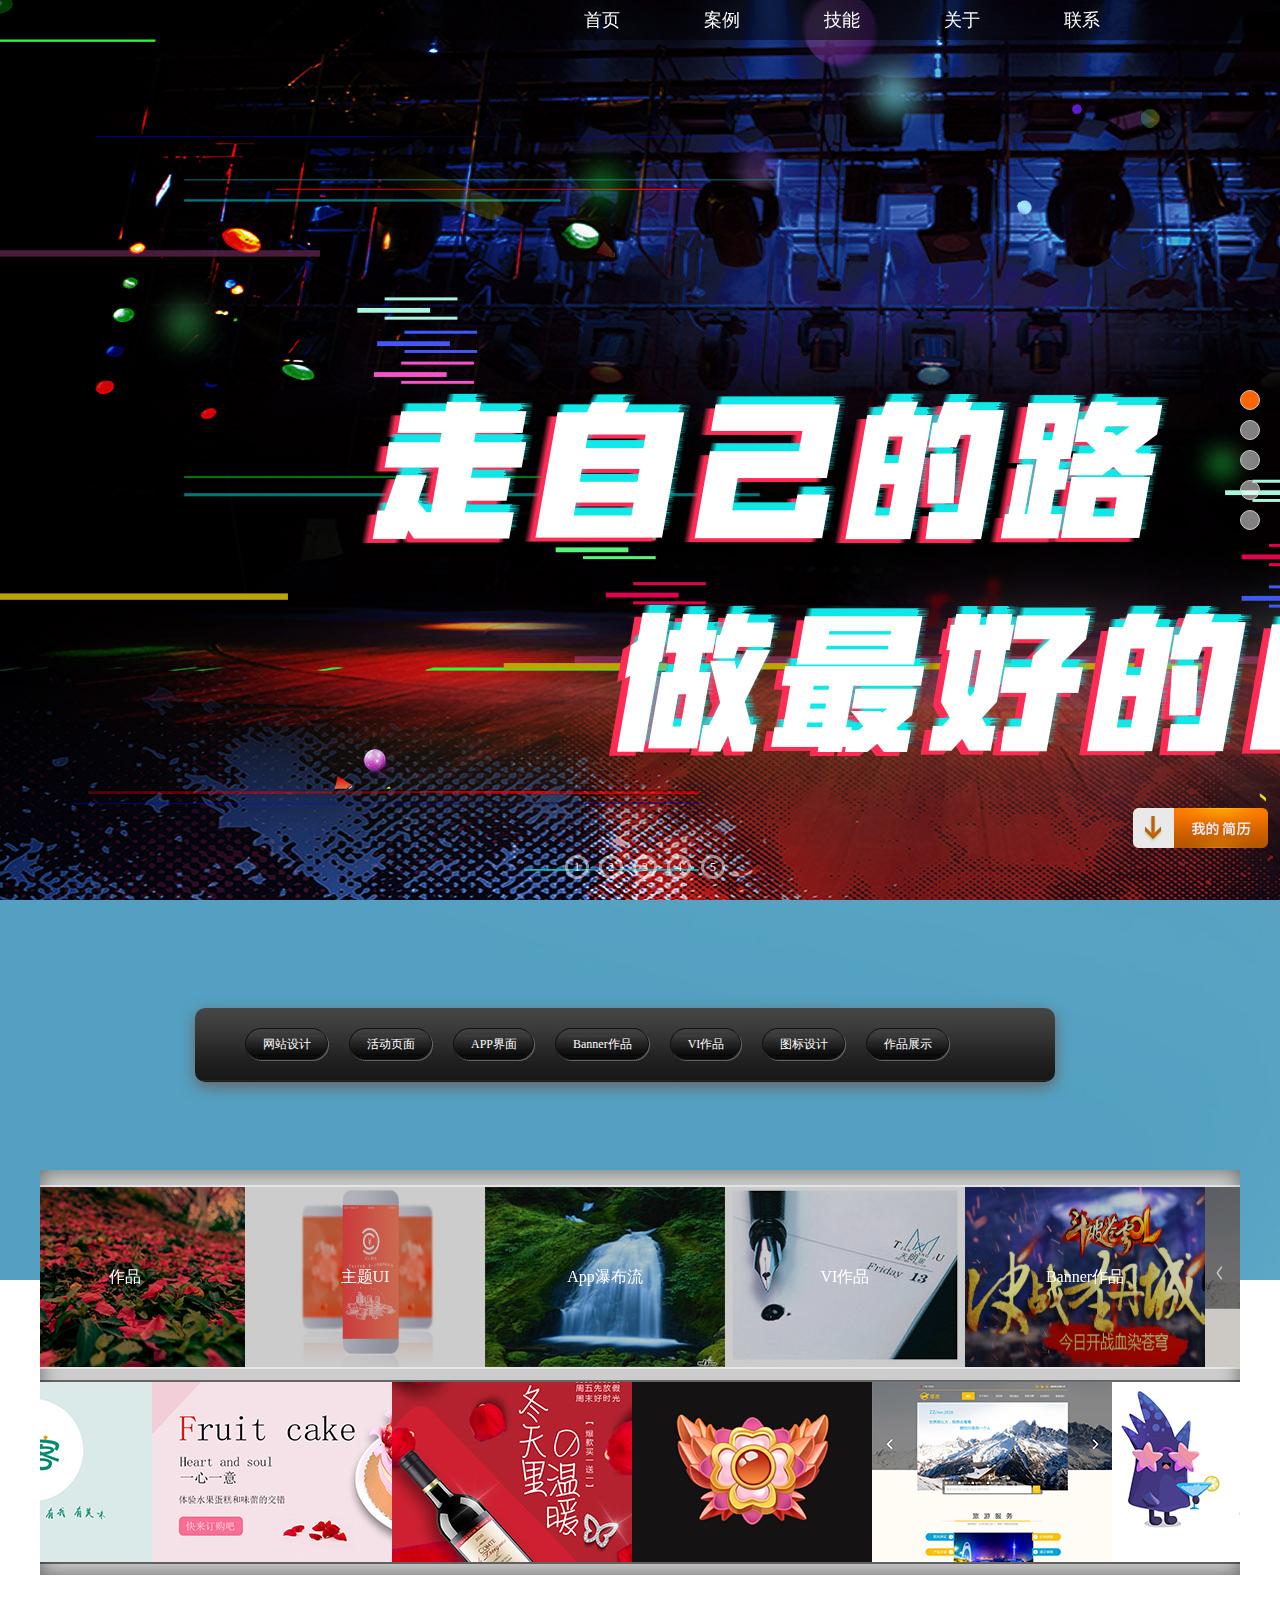
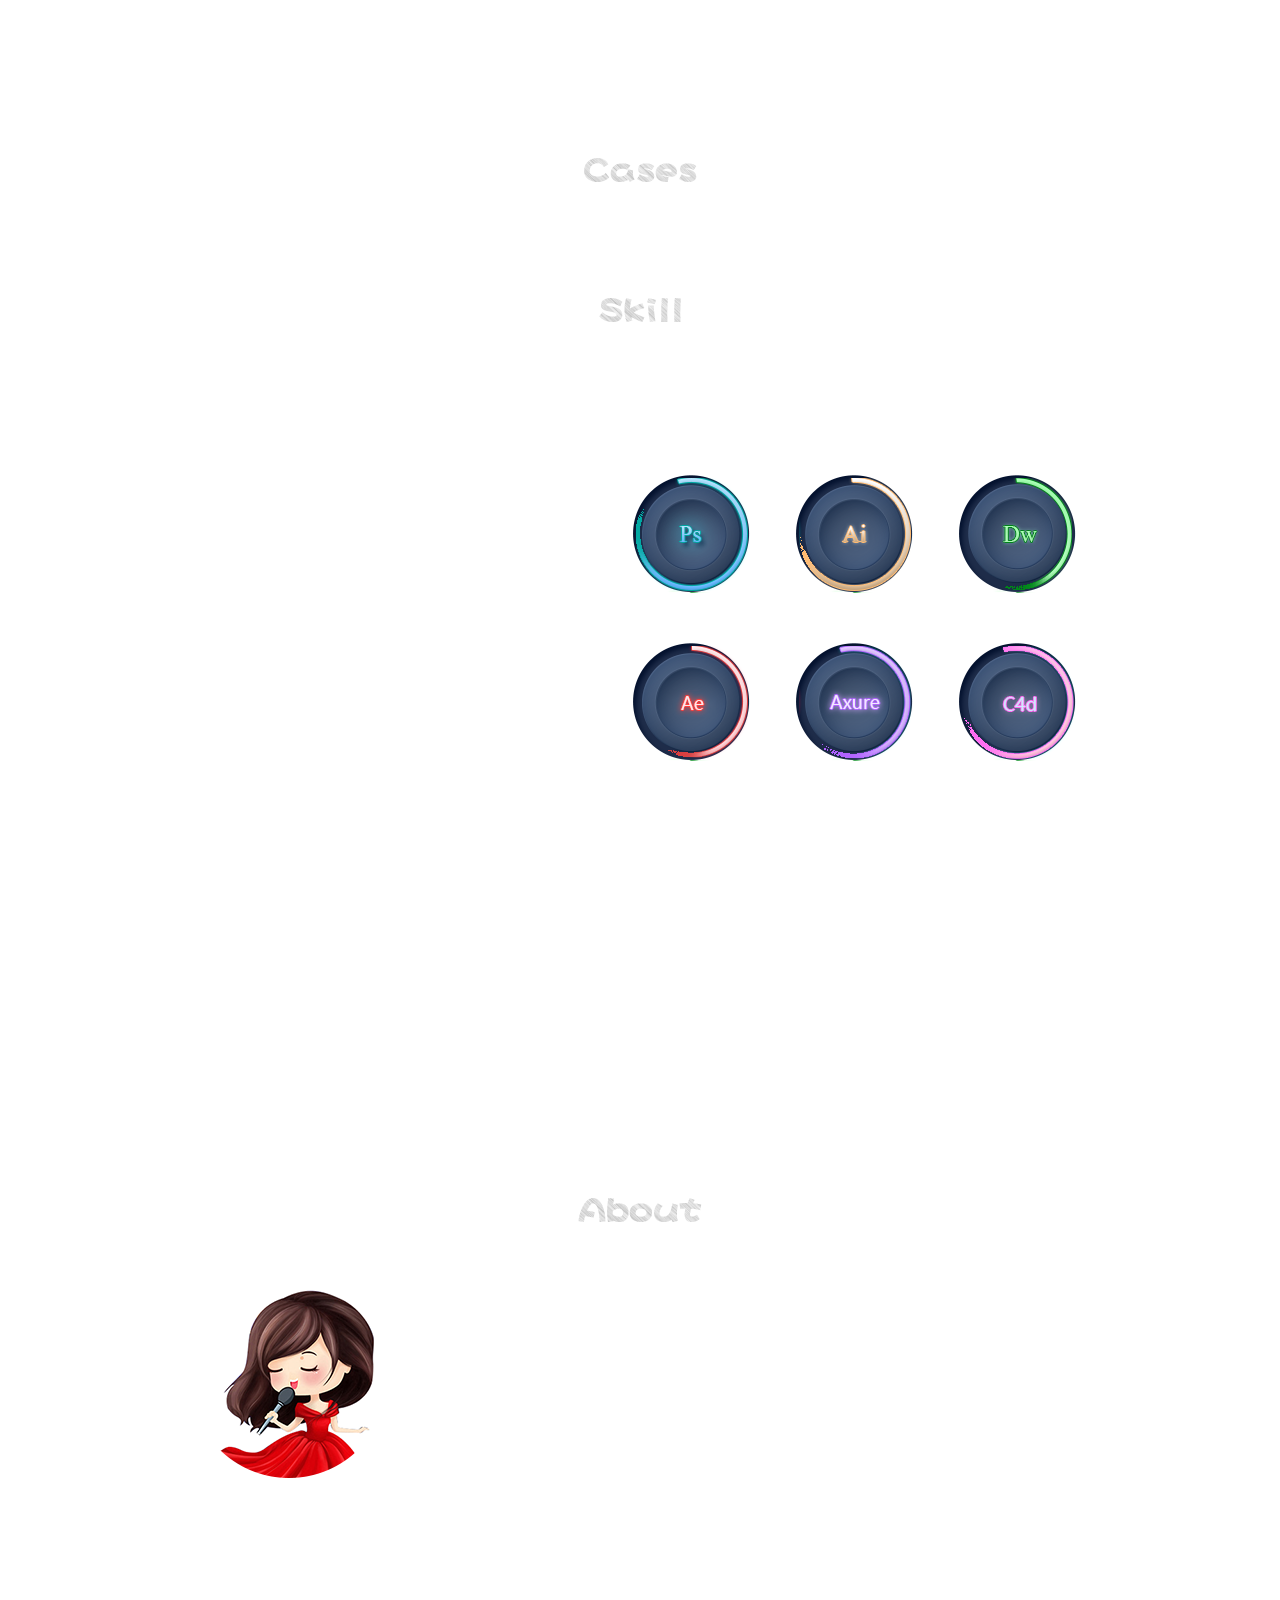
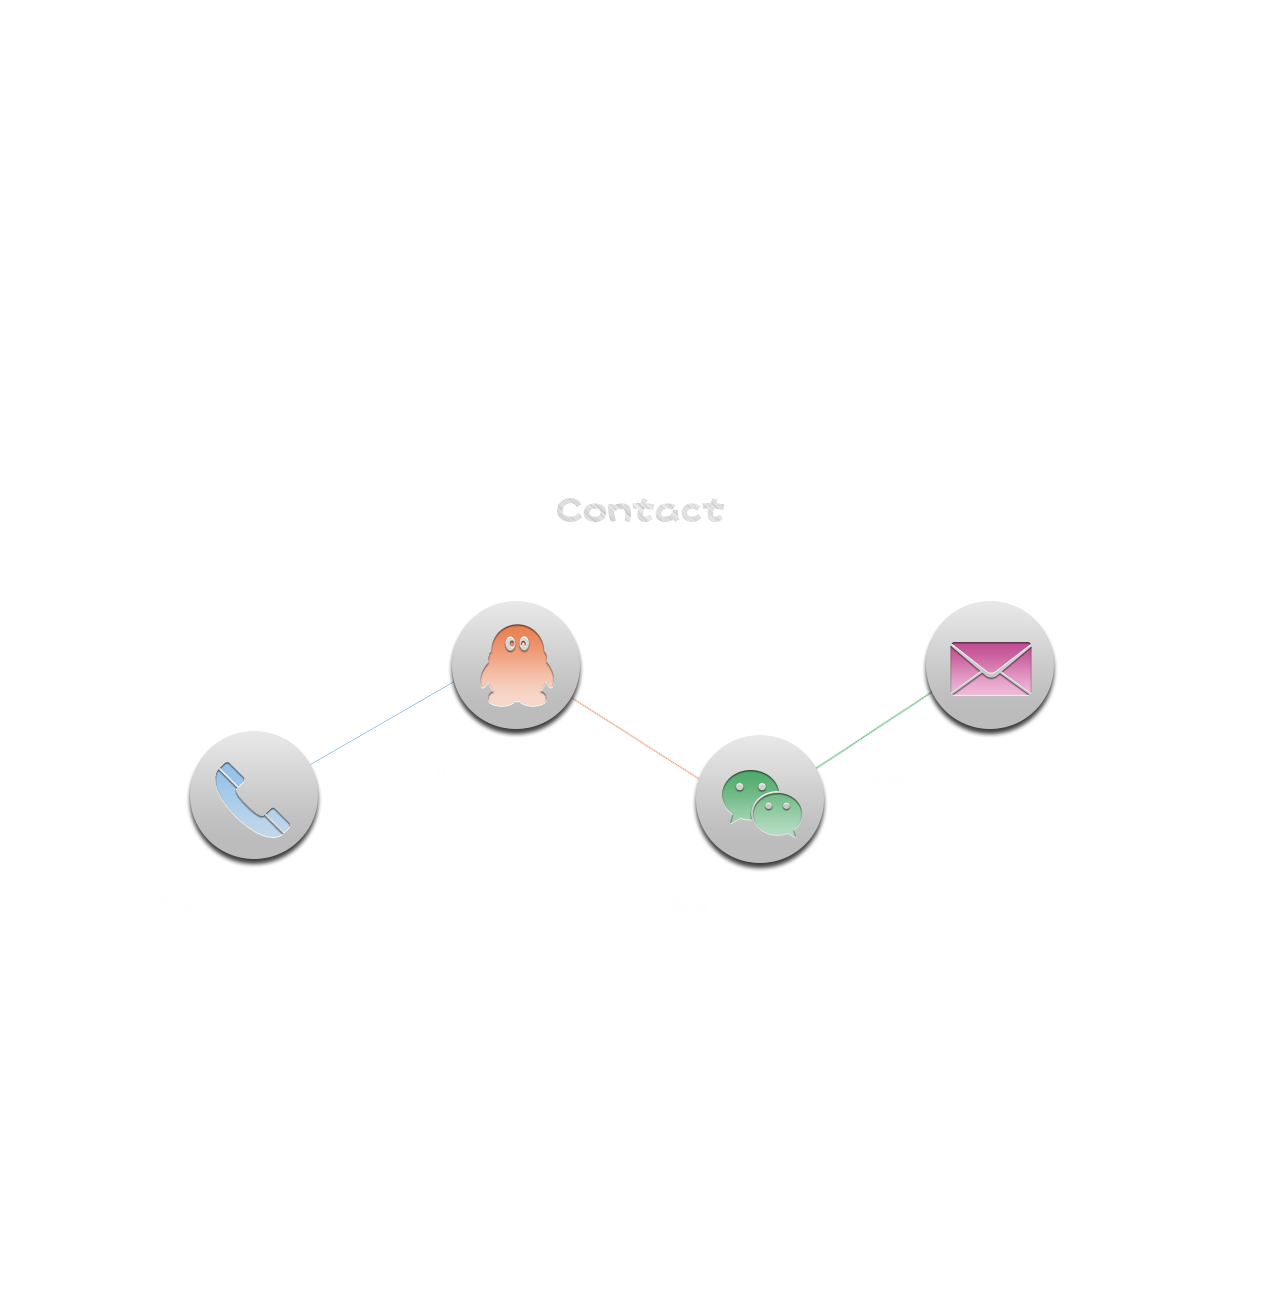
<file: index.html>
<!doctype html>
<html>
<head>
    <meta charset="utf-8">
    <title>陈洁--个人网站</title>
    <link rel="stylesheet" href="css/index.css" type="text/css">
    <script type="text/javascript" src="javascript/jquery-1.11.1.min.js"></script>
    <script type="text/javascript" src="javascript/jquery-1.7.2.min.js"></script>
    <script type="text/javascript" src="javascript/jquery.mousewheel.min.js"></script>
    <script type="text/javascript" src="javascript/index.js"></script>
    <link rel="shortcut icon" href="bitbug_favicon.ico">
</head>
<body>
<div class="con">
    <!--页面一开始-->
    <div class="page1">

        <ul>
            <li><img src="images/banner01.jpg"></li>
            <li><img src="images/banner02.jpg"></li>
            <li><img src="images/banner03.jpg"></li>
            <li><img src="images/banner04.jpg"></li>
            <li><img src="images/banner05.jpg"></li>
        </ul>
        <ol class="pgOl">
            <li class="pgolLi">1</li>
            <li>2</li>
            <li>3</li>
            <li>4</li>
            <li>5</li>
        </ol>
    </div>
    <!--页面一结束-->

    <!--页面二开始-->
    <div class="page2">
        <div class="pg2C"><img src="images/cases.png" width="960" height="60"></div>
        <!--滑动门导航开始-->
        <div class="nav02">
            <ul>
                <li><a href="#" class="aa"><span>网站设计</span></a></li>
                <li><a href="ppl.html" target="_blank"><span>活动页面</span></a></li>
                <li><a href="app--zhanshi.html" target="_blank"><span>APP界面</span></a></li>
                <li><a href="#" class="ee"><span>Banner作品</span></a></li>
                <li><a href="#" class="dd"><span>VI作品</span></a></li>
                <li><a href="#" class="hh"><span>图标设计</span></a></li>
                <li class="navLi07"><a href="photo.html" target="_blank"><span>作品展示</span></a></li>
            </ul>
            <figure>
                <audio src="images/music/a1.mp3"></audio>
                <audio src="images/music/a2.mp3"></audio>
                <audio src="images/music/a3.mp3"></audio>
                <audio src="images/music/a4.mp3"></audio>
                <audio src="images/music/a5.mp3"></audio>
                <audio src="images/music/a6.mp3"></audio>
                <audio src="images/music/a7.mp3"></audio>
            </figure>
        </div>
        <!--滑动门导航结束-->
        <div class="pg2Zp">
            <div class="pg2Up">
                <!--无缝链接导航1开始-->
                <ul class="pg2Up01">
                    <li><a href="photo.html" class="a"><img src="images/small-banner-01.jpg" width="240" height="180">
                        <p>作品</p></a>
                        <div class="heise"></div>
                    </li>
                    <li><a href="app--zhanshi.html" class="b"><img src="images/small-banner-03.jpg" width="240"
                                                                   height="180">
                        <p>主题UI</p></a>
                        <div class="heise"></div>
                    </li>
                    <li><a href="ppl.html" class="c"><img src="images/small-banner-02.jpg" width="240" height="180">
                        <p>App瀑布流</p></a>
                        <div class="heise"></div>
                    </li>
                    <li><a href="javascript:;" class="d"><img src="images/small-banner-04.jpg" width="240" height="180">
                        <p>VI作品</p></a>
                        <div class="heise"></div>
                    </li>
                    <li><a href="javascript:;" class="e"><img src="images/small-banner-05.jpg" width="240" height="180">
                        <p>Banner作品</p></a>
                        <div class="heise"></div>
                    </li>
                    <li><a href="javascript:;" class="f"><img src="images/small-banner-06.jpg" width="240" height="180">
                        <p>网站设计</p></a>
                        <div class="heise"></div>
                    </li>
                    <li><a href="javascript:;" class="h"><img src="images/small-banner-07.jpg" width="240" height="180">
                        <p>图标设计</p></a>
                        <div class="heise"></div>
                    </li>
                </ul>
                <!--无缝链接导航1结束-->
                <!--无缝链接导航2开始-->
                <ul class="pg2Up02">
                    <li><a href="photo.html" class="a"><img src="images/small-banner02-1.jpg" width="240" height="180"></a>
                    </li>
                    <li><a href="ppl.html" class="c"><img src="images/small-banner02-2.jpg" width="240"
                                                          height="180"></a></li>
                    <li><a href="javascript:;" class="d"><img src="images/small-banner02-3.png" width="240"
                                                              height="180"></a></li>
                    <li><a href="javascript:;" class="h"><img src="images/small-banner02-4.jpg" width="240"
                                                              height="180"></a></li>
                    <li><a href="javascript:;" class="e"><img src="images/small-banner02-5.jpg" width="240"
                                                              height="180"></a></li>
                    <li><a href="app--zhanshi.html" class="b"><img src="images/small-banner02-6.jpg" width="240"
                                                                   height="180"></a></li>
                    <li><a href="javascript:;" class="f"><img src="images/small-banner02-7.jpg" width="240"
                                                              height="180"></a></li>
                </ul>
                <!--无缝链接导航2结束-->
            </div>

        </div>
        <!--vi作品展示开始-->
        <div class="showVi">
            <a href="javascript:;" class="showviTc">退出</a>
            <ul class="showviUl">
                <li>
                    <a href="images/app-bigger-01.jpg">
                        <img src="images/app-small-01.jpg" width="168" height="124">
                    </a><br>
                </li>
                <li>
                    <a href="images/app-bigger-02.jpg">
                        <img src="images/app-small-02.jpg" width="168" height="124">
                    </a><br>
                </li>
                <li>
                    <a href="images/app-bigger-03.jpg">
                        <img src="images/app-small-03.jpg" width="168" height="124">
                    </a><br>
                </li>
                <li>
                    <a href="images/app-bigger-04.jpg">
                        <img src="images/app-small-04.jpg" width="168" height="124">
                    </a><br>
                </li>
                <li>
                    <a href="images/app-bigger-05.jpg">
                        <img src="images/app-small-05.jpg" width="168" height="124">
                    </a><br>
                </li>
                <li>
                    <a href="images/app-bigger-06.jpg">
                        <img src="images/app-small-06.jpg" width="168" height="124">
                    </a><br>
                </li>
                <li>
                    <a href="images/app-bigger-07.jpg">
                        <img src="images/app-small-07.jpg" width="168" height="124">
                    </a><br>
                </li>
                <li>
                    <a href="images/app-bigger-08.jpg">
                        <img src="images/app-small-08.jpg" width="168" height="124">
                    </a><br>
                </li>
                <li>
                    <a href="images/app-bigger-09.jpg">
                        <img src="images/app-small-09.jpg" width="168" height="124">
                    </a><br>
                </li>
                <li>
                    <a href="images/app-bigger-10.jpg">
                        <img src="images/app-small-10.jpg" width="168" height="124">
                    </a><br>
                </li>
                <li>
                    <a href="images/app-bigger-11.jpg">
                        <img src="images/app-small-11.jpg" width="168" height="124">
                    </a><br>
                </li>
                <li>
                    <a href="images/app-bigger-12.jpg">
                        <img src="images/app-small-12.jpg" width="168" height="124">
                    </a><br>
                </li>
                <li>
                    <a href="images/app-bigger-13.jpg">
                        <img src="images/app-small-13.jpg" width="168" height="124">
                    </a><br>
                </li>
            </ul>
        </div>
        <!--vi作品展示结束-->
        <!--多媒体用户界面作品展示开始-->
        <div class="showXm">
            <div class="showXm02">
                <a href="javascript:;" class="showxmTc">退出</a>
                <ul class=" showXmUl">
                    <li style='height: 300px'>
                        <a target=_blank href="images/icon/01.jpg">
                            <img src="images/icon/01.jpg" >
                        </a><br>
                    </li>
                    <li  style='height: 300px'>
                        <a target=_blank  href="images/icon/02.jpg">
                            <img src="images/icon/02.jpg">
                        </a><br>
                    </li>
                    <li style='height: 300px'>
                        <a target=_blank  href="images/icon/03.jpg">
                            <img src="images/icon/03.jpg">
                        </a><br>
                    </li>
                    <li  style='height: 300px'>
                        <a target=_blank  href="images/icon/04.jpg">
                            <img src="images/icon/04.jpg">
                        </a><br>
                    </li>
                    <li  style='height: 300px'>
                        <a target=_blank  href="images/icon/05.jpg">
                            <img src="images/icon/05.jpg">
                        </a><br>
                    </li>
                    <li  style='height: 300px'>
                        <a target=_blank  href="images/icon/06.jpg">
                            <img src="images/icon/06.jpg">
                        </a><br>
                    </li>
                    <li  style='height: 300px'>
                        <a target=_blank  href="images/icon/08.jpg">
                            <img src="images/icon/08.jpg">
                        </a><br>
                    </li>
                    <li  style='height: 300px'>
                        <a target=_blank  href="images/icon/09.jpg">
                            <img src="images/icon/09.jpg">
                        </a><br>
                    </li>
                    <li  style='height: 300px'>
                        <a target=_blank  href="images/icon/10.jpg">
                            <img src="images/icon/10.jpg">
                        </a><br>
                    </li>
                    <li  style='height: 300px'>
                        <a target=_blank  href="images/icon/11.jpg">
                            <img src="images/icon/11.jpg">
                        </a><br>
                    </li>
                </ul>
            </div>
        </div>
        <!--多媒体用户界面作品展示结束-->
        <!--网页作品展示开始-->
        <div class="showWangye">
            <a href="javascript:;" class="showwangyeTc">退出</a>
            <div class="wangyeZs">
                <ul class="wangyezsUl01">
                    <li>
                        <a target=_blank href="images/wangye/01.jpg">
                            <img src="images/wangye/01.jpg" >
                        </a>
                    </li>
                    <li>
                        <a target=_blank href="images/wangye/02.jpg">
                            <img src="images/wangye/02.jpg">
                        </a>
                    </li>
                    <li>
                        <a target=_blank href="images//wangye/03.jpg">
                            <img src="images/wangye/03.jpg" >
                        </a>
                    </li>                 <li>
                    <a target=_blank href="images//wangye/04.jpg">
                        <img src="images/wangye/04.jpg">
                    </a>
                </li>                 <li>
                    <a target=_blank href="images/wangye/05.jpg">
                        <img src="images/wangye/05.jpg">
                    </a>
                </li>
                    <li>
                        <a target=_blank href="images/wangye/06.jpg">
                            <img src="images/wy--06.png">
                        </a>
                    </li>
                    <li>
                        <a target=_blank href="images/wangye/06.jpg">
                            <img src="images/wangye/06.jpg">
                        </a>
                    </li>
                </ul>
                <ul class="wangyezsUl02">
                    <li></li>
                    <li></li>
                    <li></li>
                    <li></li>
                    <li></li>
                    <li></li>
                    <li></li>
                </ul>
            </div>
        </div>
        <!--网页作品展示结束-->
        <!--banner作品展示开始-->
        <div class="showBanner">
            <a href="javascript:;" class="showbannerTc">退出</a>
            <div class="bannerZs">
                <ul class="bannerUl01">
                    <li class="b1">
                        <a target=_blank href="images/banner/01.jpg">
                            <img src="images/banner/01.jpg" width="400" > </a><br>
                    </li>
                    <li class="b2">
                        <a target=_blank href="images/banner/02.jpg">
                            <img src="images/banner/02.jpg" width="400"> </a><br>
                    </li>
                    <li class="b3">
                        <a target=_blank  href="images/banner/03.jpg">
                            <img src="images/banner/03.jpg" width="400"> </a><br>
                    </li>
                    <li class="b4">
                        <a target=_blank  href="images/banner/04.jpg">
                            <img src="images/banner/04.jpg" width="400"> </a><br>
                    </li>
                    <li class="b5">
                        <a target=_blank  href="images/banner/05.jpg">
                            <img src="images/banner/05.jpg" width="400"> </a><br>
                    </li>
                    <li class="b6">
                        <a target=_blank  href="images/banner/06.jpg">
                            <img src="images/banner/06.jpg" width="400"> </a><br>
                    </li>
                    <li class="b7">
                        <a target=_blank  href="images/banner/07.jpg">
                            <img src="images/banner/07.jpg" width="400"> </a><br>
                    </li>
                    <li class="b8">
                        <a target=_blank  href="images/banner/08.jpg">
                            <img src="images/banner/08.jpg" width="400"> </a><br>
                    </li>
                    <li class="b9">
                        <a target=_blank  href="images/banner/09.jpg">
                            <img src="images/banner/09.jpg" width="400"> </a><br>
                    </li>
                    <li class="b10">
                        <a target=_blank  href="images/banner/10.jpg">
                            <img src="images/banner/10.jpg" width="400" > </a><br>
                    </li>
                </ul>
                <!--
                              <div><img src="images/bannerzhanshi/big--01.png" width="457" height="295"></div>
                              <div><img src="images/bannerzhanshi/big--02.png" width="332" height="451"></div>
                              <div><img src="images/bannerzhanshi/big--06.png" width="828" height="285"></div>
                              <div><img src="images/bannerzhanshi/big--07.png" width="827" height="195"></div>
                         -->
            </div>
        </div>
        <!--banner作品展示结束-->
    </div>
    <!--页面二结束-->

    <!--页面三开始-->
    <div class="page3">
        <div class="pg3s"><img src="images/skill-02.png" width="960" height="60"></div>
        <div class="pg3Wz">
            <img src="images/jinengwenzi.png" width="429" height="411"></div>
        <div class="jinengtiao">
            <ul class="jn1">
                <li></li>
                <li></li>
                <li></li>
            </ul>
            <ul class="jn2">
                <li></li>
                <li></li>
                <li></li>
            </ul>
            <ul class="jn3">
                <li></li>
                <li></li>
                <li></li>
            </ul>
            <ul class="jn4">
                <li></li>
                <li></li>
                <li></li>
            </ul>
            <ul class="jn5">
                <li></li>
                <li></li>
                <li></li>
            </ul>
            <ul class="jn6">
                <li></li>
                <li></li>
                <li></li>
            </ul>
        </div>
    </div>
    <!--页面三结束-->

    <!--页面四开始-->
    <div class="page4">
        <div class="pg4A"><img src="images/about.png" width="960" height="60"></div>
        <div class="pg4Jn"><img src="images/jinengzhanshi.png" width="1224" height="466"></div>
        <div class="pg4Tx"></div>
    </div>
    <!--页面四结束-->

    <!--页面五开始-->
    <div class="page5">
        <div class="pg5C"><img src="images/contact.png" width="960" height="60"></div>
        <div class="pg5Tb">
            <div class="pg5Tel"></div>
            <div class="pg5Qq"></div>
            <div class="pg5Weixin">
                <div class="wx-code">
                    <img src="images/wxCode.png" alt="">
                </div>
            </div>
            <div class="pg5Email"></div>
        </div>
    </div>
    <!--页面五结束-->
</div>

<!--侧边小圆点开始-->
<ol class="yuanDian">
    <li class="current"></li>
    <li></li>
    <li></li>
    <li></li>
    <li></li>
</ol>
<!--侧边小圆点结束-->

<!--导航开始-->
<div class="nav">
    <ul class="navUl">
        <li>首页</li>
        <li>案例</li>
        <li>技能</li>
        <li>关于</li>
        <li>联系</li>
    </ul>
</div>
<!--导航开始-->

<div class="jianLi">
    <a target=_blank href="陈洁-ui设计师.pdf"><img src="images/anniu.png" width="140" height="45"></a>
</div>
</body>
</html>
</file>
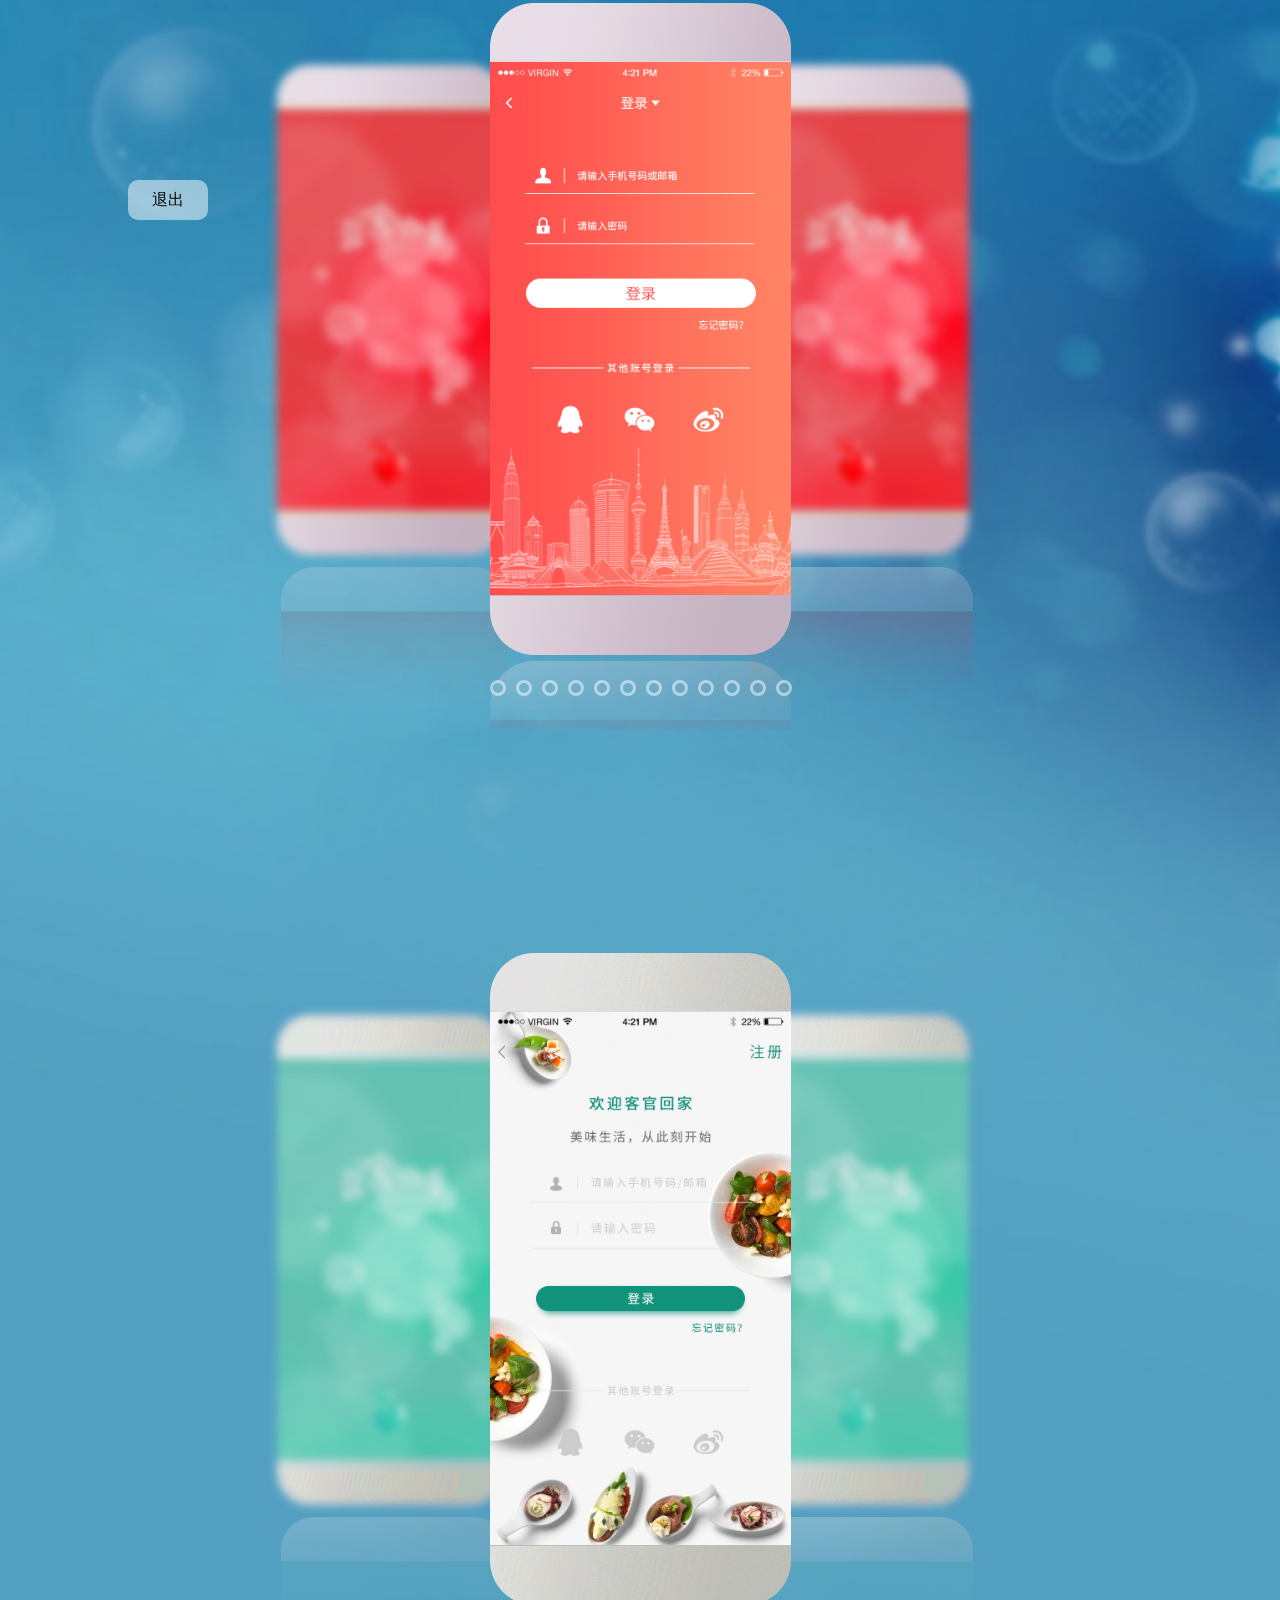
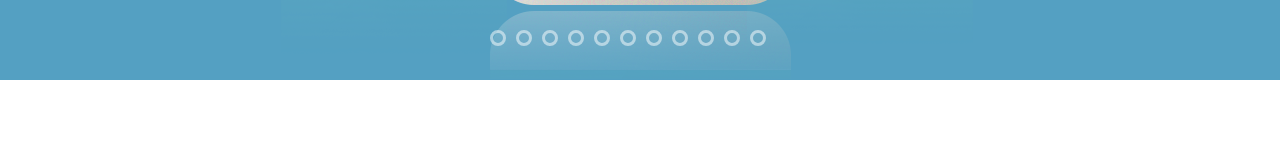
<file: app--zhanshi.html>
<!doctype html>
<html>
<head>
<meta charset="utf-8">
<title>无标题文档</title>
	<link rel="shortcut icon" href="bitbug_favicon.ico">
	<style type="text/css">
		* { margin: 0; padding: 0; list-style: none}
		body { background: url(images/background.jpg) no-repeat;background-size: cover}
		a { text-decoration: none;}
    	.con { background: url(images/app-bg.png) no-repeat; width: 1200px; height: 800px; margin: 0 auto; margin-top: -70px; position: relative;     background-position: 72px}
		.conUl01 { width: 301px; height: 533px; overflow: hidden; position: absolute; top: 132px; left: 450px;  }
		.conUl01 li { width: 301px; height: 533px; float: left; cursor: pointer;}
        .conUl01 li img{object-fit: cover}
        .conUl02 { position: absolute; top: 750px; left: 440px; }
		.conUl02 li { width: 10px; height: 10px; border-radius: 50%; float: left; margin: 0 0 0 10px; border:3px solid rgba(255,255,255,0.5); cursor: pointer;}
		.current { width: 10px; height: 10px; background: rgba(255,255,255,0.8);}
		.showappTc { width: 80px; height: 40px; background: rgba(255,255,255,0.5); border-radius: 10px; position: fixed; top: 20%; left: 10%; text-align: center; line-height: 40px; color: #000; }
		.showappTc:hover { background: #FF6600; color: #FFF;}
		
		.con02 { background: url(images/app-bg2.png) no-repeat; width: 1200px; height: 800px; margin: 0 auto; margin-top: 150px; position: relative;    background-position: 72px}
		.con02Ul01 { width: 301px; height: 533px; overflow: hidden; position: absolute; top: 132px; left: 450px;  }
		.con02Ul01 li { width: 301px; height: 533px; float: left; cursor: pointer;} 
		.con02Ul01 li img { width: 301px;object-fit: cover}
		.con02Ul02 { position: absolute; top: 750px; left: 440px; }
		.con02Ul02 li { width: 10px; height: 10px; border-radius: 50%; float: left; margin: 0 0 0 10px; border:3px solid rgba(255,255,255,0.5); cursor: pointer;}
    </style>
    <script type="text/javascript" src="javascript/jquery-1.7.2.min.js"></script>
    <script type="text/javascript">
		$(function(){
		var xmtimer01 = null;
		var xmnum = 0;//全局变量是轮播图的灵魂
		$('.conUl02 li').click(function(e) {
            $(this).addClass('current').siblings().removeClass('current');
            $('.conUl01 li').eq($(this).index()).stop().fadeIn(800).siblings().fadeOut(800);
			xmnum = $(this).index();
        });

		var xmmyTimer = function(){
			//先控制ol的li
			xmnum++;
			if(xmnum > 10){
				xmnum = 0;
				}
		$('.conUl01 li').eq(xmnum).stop().fadeIn(500).siblings().fadeOut(500);
		$('.conUl02 li').eq(xmnum).addClass('current').siblings().removeClass('current');				
		};
		xmtimer01 = setInterval(xmmyTimer,2000);
		
		$('.conUl02 li').hover(function(e) {
        	clearInterval(xmtimer01);    
        },function(){
			xmtimer01 = setInterval(xmmyTimer,2000);
		});
		$('.conUl01 li').hover(function(e) {
        	clearInterval(xmtimer01);    
        },function(){
			xmtimer01 = setInterval(xmmyTimer,2000);
		});
		
		
		var xm02timer01 = null;
		var xm02num = 0;//全局变量是轮播图的灵魂
		$('.con02Ul02 li').click(function(e) {
            $(this).addClass('current').siblings().removeClass('current');
            $('.con02Ul01 li').eq($(this).index()).stop().fadeIn(800).siblings().fadeOut(800);
			xm02num = $(this).index();
        });

		var xm02myTimer = function(){
			//先控制ol的li
			xm02num++;
			if(xm02num > 10){
				xm02num = 0;
				}
		$('.con02Ul01 li').eq(xm02num).stop().fadeIn(500).siblings().fadeOut(500);
		$('.con02Ul02 li').eq(xm02num).addClass('current').siblings().removeClass('current');				
		};
		xm02timer01 = setInterval(xm02myTimer,2000);
		
		$('.con02Ul02 li').hover(function(e) {
        	clearInterval(xm02timer01);    
        },function(){
			xm02timer01 = setInterval(xm02myTimer,2000);
		});
		$('.con02Ul01 li').hover(function(e) {
        	clearInterval(xm02timer01);    
        },function(){
			xm02timer01 = setInterval(xm02myTimer,2000);
		});				
			
		})
    	
    </script>
</head>

<body>
	<div class="con">
   	  <a href="index.html" class="showappTc">退出</a>
    	<ul class="conUl01">
        	<li><img src="images/CCbook/app01_login.jpg" width="301" ></li>
        	<li><img src="images/CCbook/app01_welcome_01.jpg" width="301" ></li>
        	<li><img src="images/CCbook/app01_welcome_02.jpg" width="301" ></li>
        	<li><img src="images/CCbook/app01_welcome_03.jpg" width="301" ></li>
            <li><img src="images/CCbook/app01_home.jpg" width="301" ></li>
            <li><img src="images/CCbook/app01_content01.jpg" width="301" ></li>
            <li><img src="images/CCbook/app01_content02.jpg" width="301" ></li>
            <li><img src="images/CCbook/app01_content03.jpg" width="301" ></li>
            <li><img src="images/CCbook/app01_content04.jpg" width="301" ></li>
            <li><img src="images/CCbook/app01_my.jpg" width="301"></li>
            <li><img src="images/CCbook/app01_registered.jpg" width="301"></li>
            <li><img src="images/CCbook/app01_startUp.jpg" width="301"></li>

        </ul>
        <ul class="conUl02">
        	<li></li>
        	<li></li>
        	<li></li>
        	<li></li>
        	<li></li>
        	<li></li>
        	<li></li>
        	<li></li>
        	<li></li>
        	<li></li>
        	<li></li>
        	<li></li>
        </ul>
    </div>
    
    <div class="con02">
    	<ul class="con02Ul01">
        	<li><img src="images/shike/app_login.jpg" width="301" height="533"></li>
        	<li><img src="images/shike/app_registered.jpg" width="301" height="533"></li>
        	<li><img src="images/shike/app_startUp.jpg" width="301" height="533"></li>
        	<li><img src="images/shike/app_home_01.jpg" width="301" height="533"></li>
        	<li><img src="images/shike/app_home_02.jpg" width="301" height="533"></li>
        	<li><img src="images/shike/app_home_03.jpg" width="301" height="533"></li>
        	<li><img src="images/shike/app_home_04.jpg" width="301" height="533"></li>
        	<li><img src="images/shike/app_content01.jpg" width="301" height="533"></li>
        	<li><img src="images/shike/app_content02.jpg" width="301" height="533"></li>
        	<li><img src="images/shike/app_content03.jpg" width="301" height="533"></li>
        	<li><img src="images/shike/app_my.jpg" width="301" height="533"></li>
		</ul>
        <ul class="con02Ul02">
        	<li></li>
        	<li></li>
        	<li></li>
        	<li></li>
        	<li></li>
        	<li></li>
        	<li></li>
        	<li></li>
        	<li></li>
        	<li></li>
        	<li></li>
      </ul>
</div>
</body>
</html>
</file>
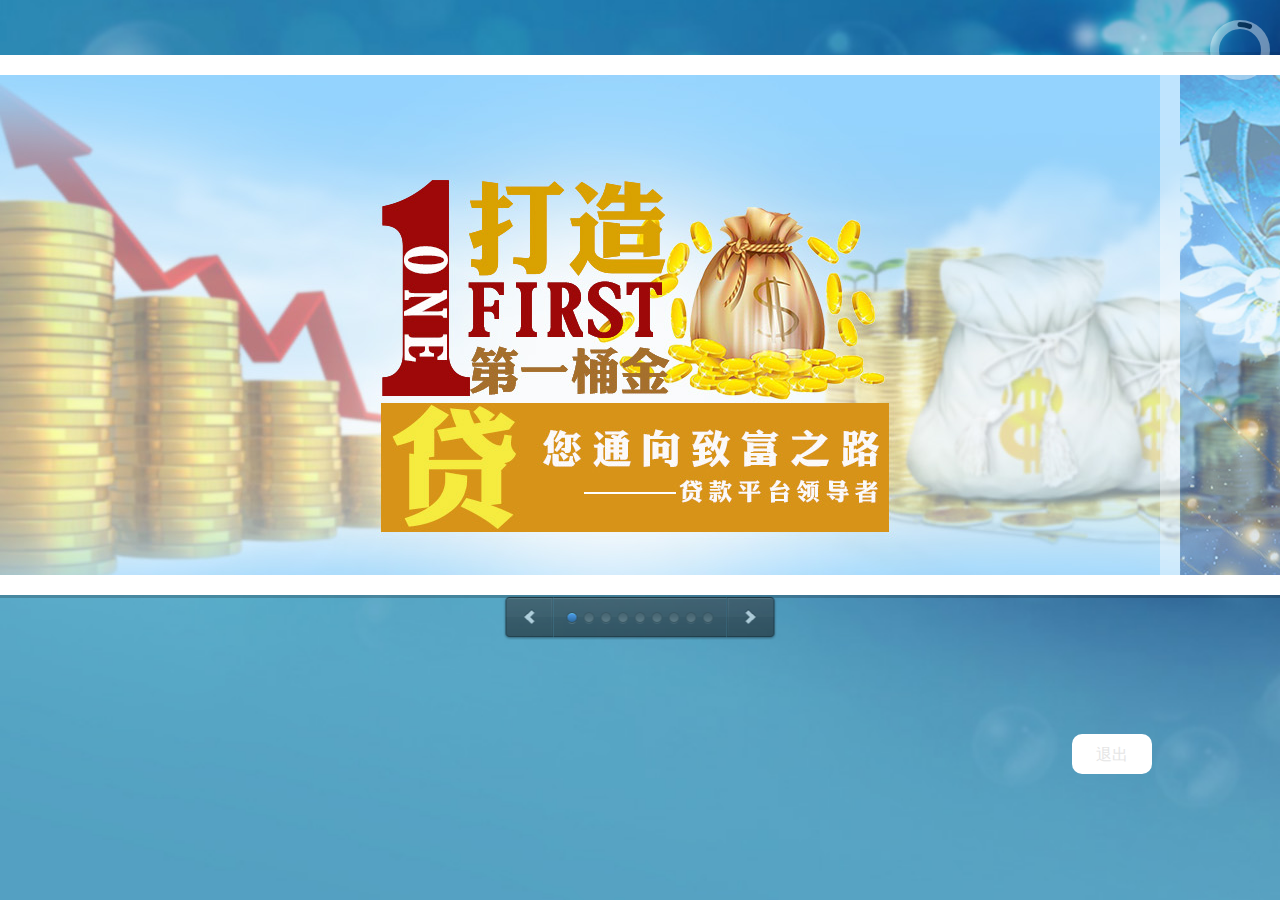
<file: photo.html>
<!DOCTYPE>
<html >
<head>
    <meta http-equiv="X-UA-Compatible" content="IE=edge,chrome=1">
    <meta http-equiv="Content-Type" content="text/html; charset=gb2312"/>
    <title>�½�--��Ʒ</title>
    <meta name="keywords" content="www.pxraw.com"/>
    <link rel="shortcut icon" href="bitbug_favicon.ico">
</head>
<body>
<!-- ���� ��ʼ -->
<link rel="stylesheet" href="http://fonts.useso.com/css?family=PT+Sans+Narrow"/>
<link rel="stylesheet" href="css/styles.css"/>
<link rel="stylesheet" href="css/demo2.css"/>
<script type="text/javascript" src="javascript/jquery-1.7.2.min.js"></script>
<script src="javascript/ipresenter.packed.js"></script>
<script>
    $(document).ready(function () {
        $('#ipresenter').iPresenter({
            animSpeed: 2000,
            timer: '360Bar',
            timerDiameter: 60,
            timerStroke: 5,
            timerPadding: 2,
            timerColor: '#000',
            timerBg: '#FFF',
            timerOpacity: 0.4,
            directionNav: false,
            controlNav: true
        });
    });
</script>
<div class="container">
    <div id="ipresenter">
        <div class="step" data-x="0" data-y="0" data-thumbnail="images/thumbs/photo-01.jpg">
            <img src="images/photos/photo-01.jpg"/>
        </div>
        <div class="step" data-x="1500" data-y="0" data-rotatex="180" data-easing="easeInOutQuint"
             data-pausetime="15000" data-thumbnail="images/thumbs/photo-07.jpg">
            <img src="images/photos/photo-07.jpg"/>
        </div>
        <div class="step" data-x="3000" data-y="0" data-rotatey="180" data-pausetime="2000"
             data-thumbnail="images/thumbs/photo-03.jpg">
            <img src="images/photos/photo-03.jpg"/>
        </div>
        <div class="step" data-x="4500" data-y="0" data-rotatex="180" data-thumbnail="images/thumbs/photo-04.jpg">
            <img src="images/photos/photo-04.jpg"/>
        </div>
        <div class="step" data-x="6000" data-y="0" data-rotate="180" data-thumbnail="images/thumbs/photo-05.jpg">
            <img src="images/photos/photo-05.jpg"/>
        </div>
        <div class="step" data-x="7500" data-y="0" data-rotatey="180" data-thumbnail="images/thumbs/photo-06.jpg">
            <img src="images/photos/photo-06.jpg"/>
        </div>
        <div class="step" data-x="9000" data-y="0" data-thumbnail="images/thumbs/photo-08.jpg">
            <img src="images/photos/photo-08.jpg"/>
        </div>
        <div class="step" data-x="10500" data-y="0" data-rotate="80" data-thumbnail="images/thumbs/photo-09.jpg">
            <img src="images/photos/photo-09.jpg"/>
        </div>
        <div class="step" data-x="12000" data-y="0" data-rotatex="180" data-thumbnail="images/thumbs/photo-10.jpg">
            <img src="images/photos/photo-10.jpg"/>
        </div>
    </div>
</div>
<div class="showviTc">
    <a href="index.html" >�˳�</a>
</div>
<!-- ���� ���� -->

</body>
</html>
</file>
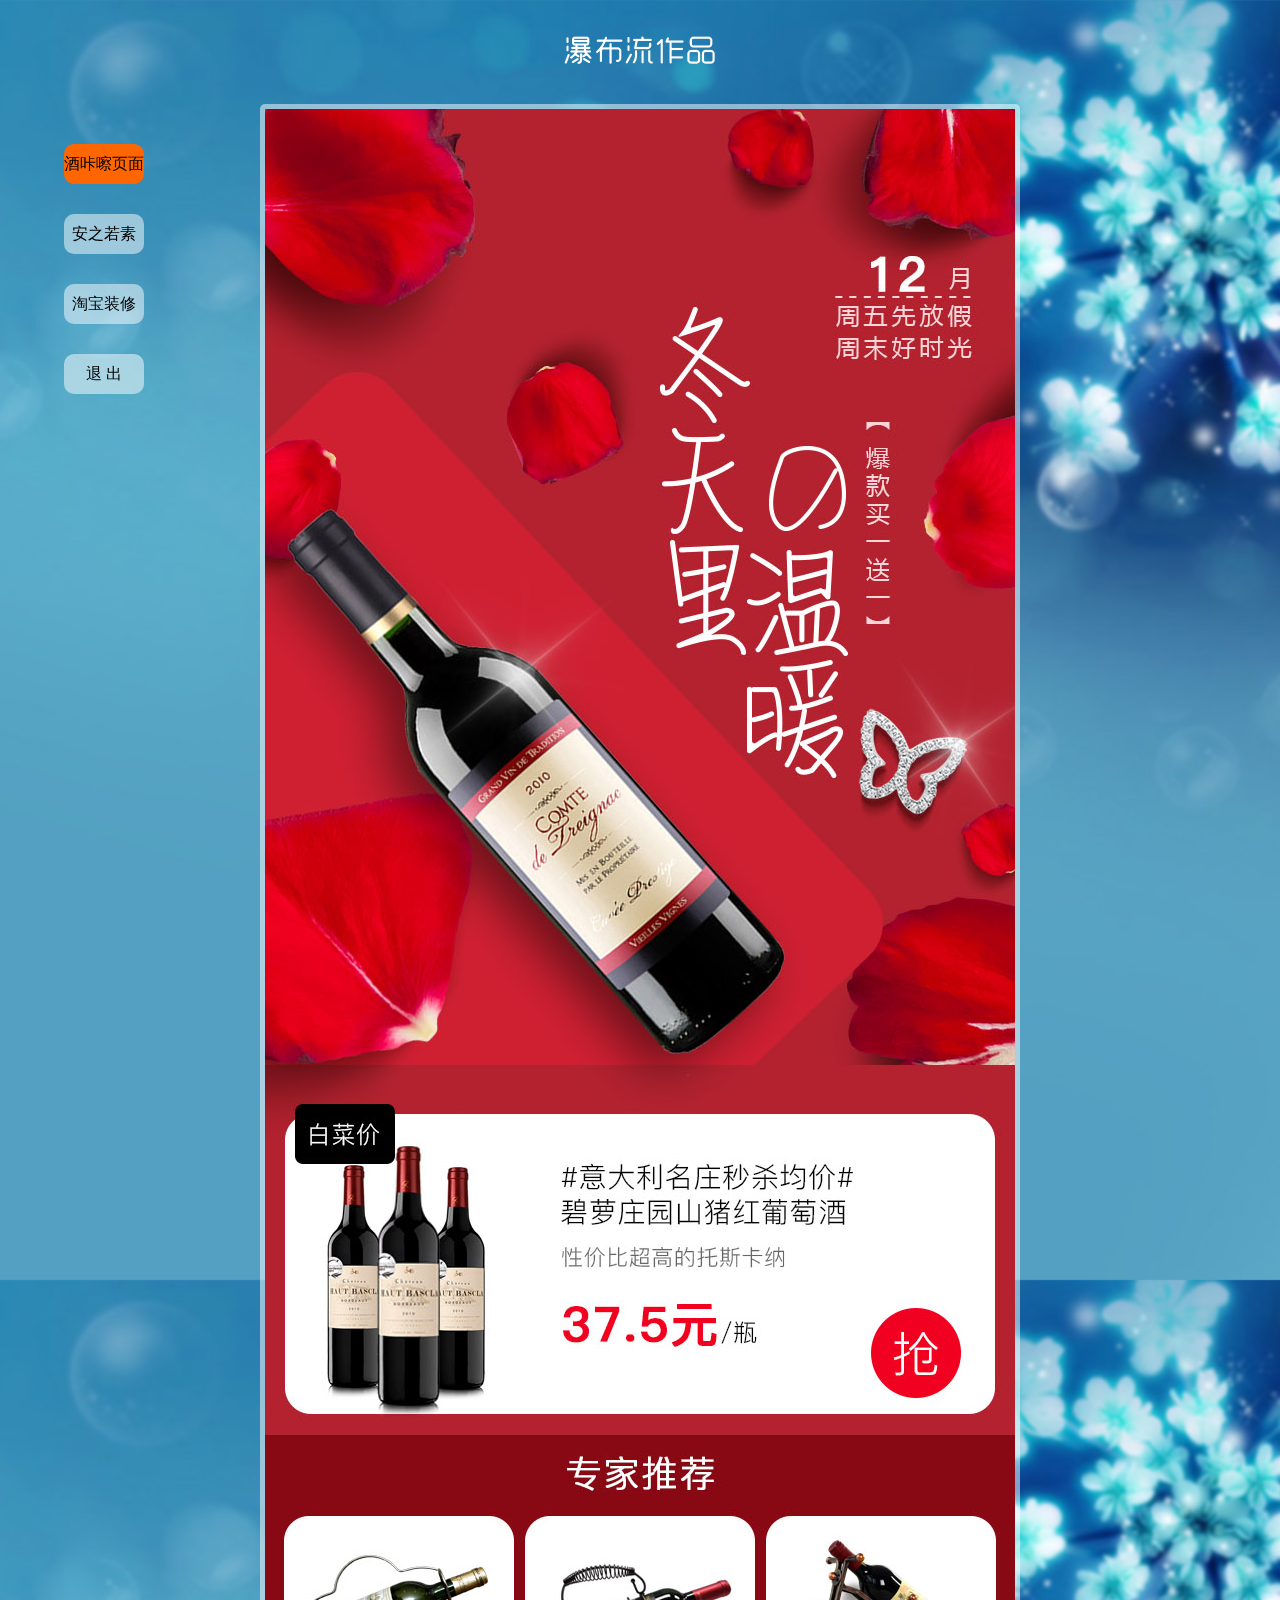
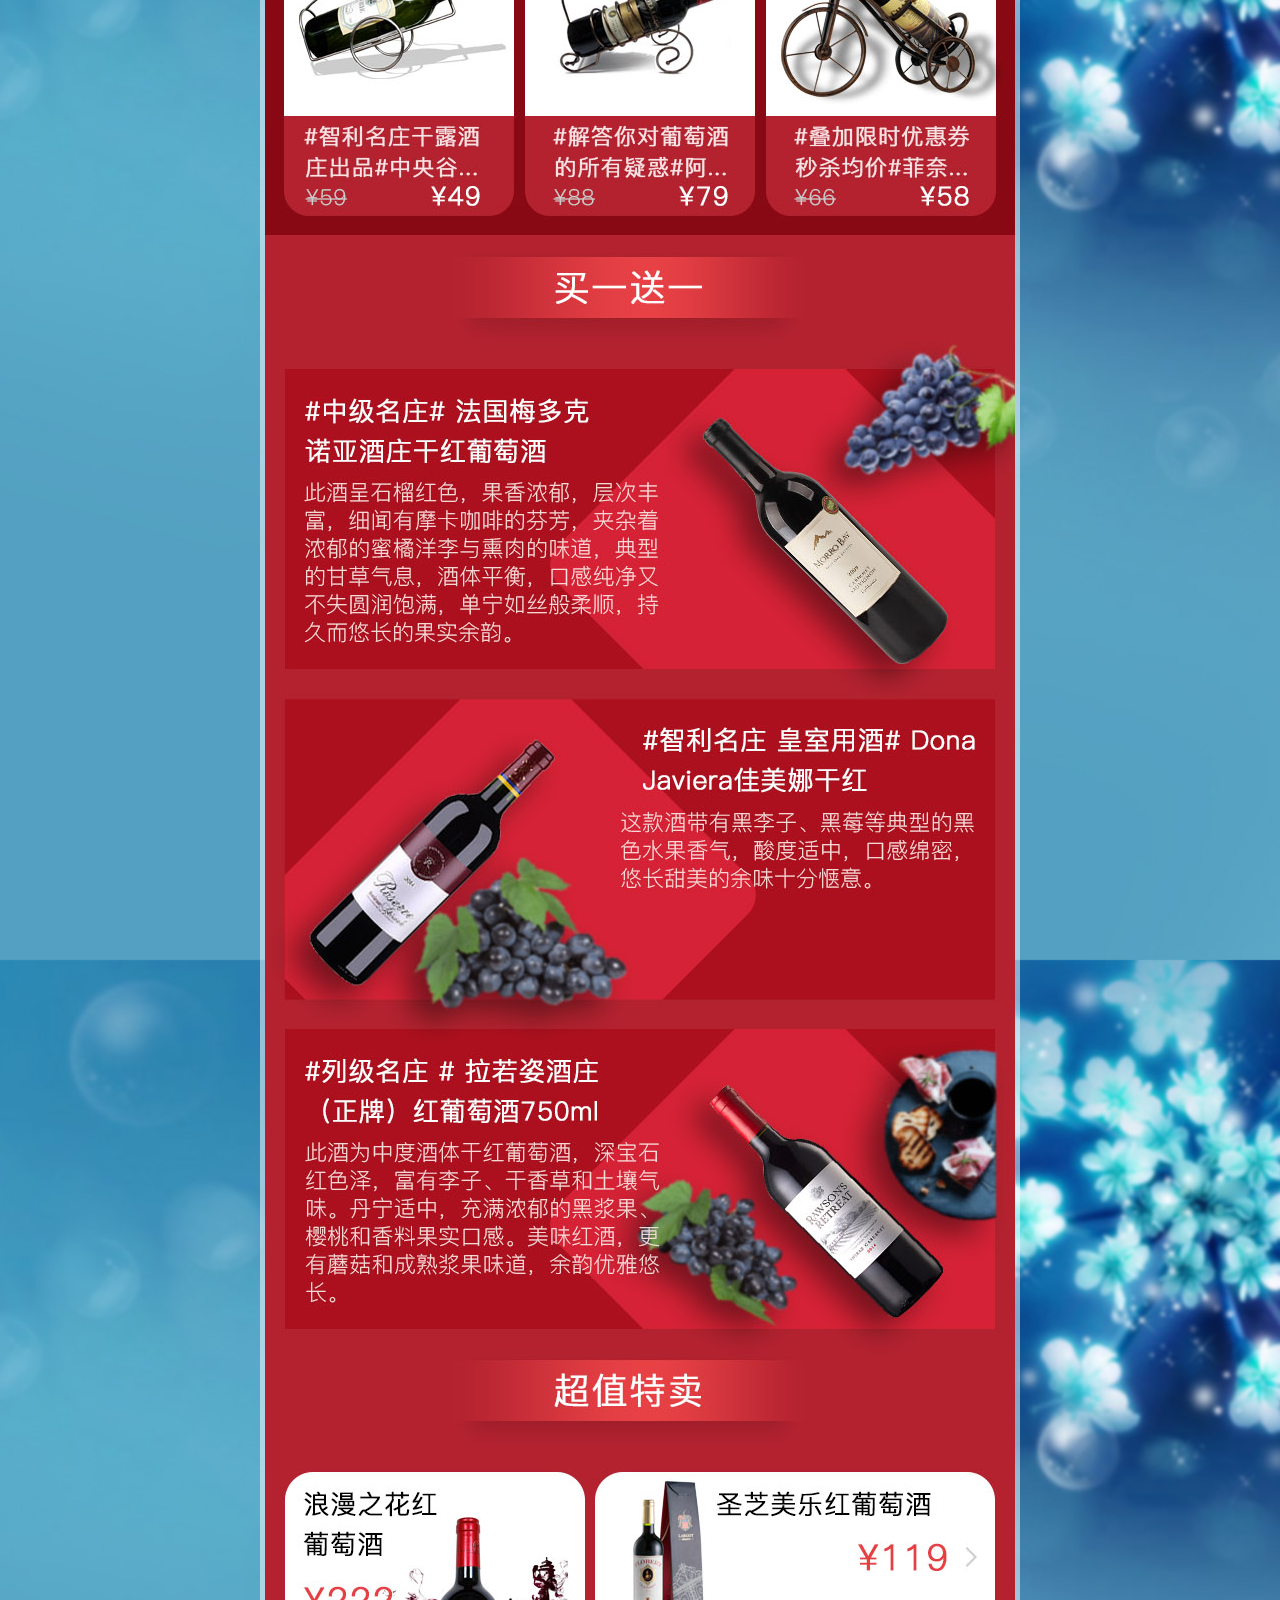
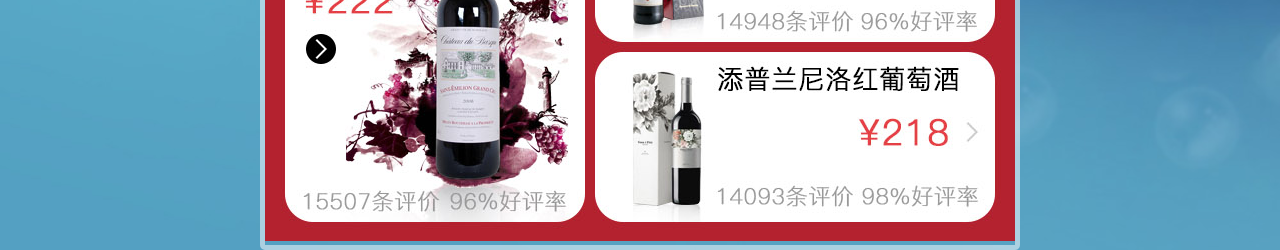
<file: ppl.html>
<!doctype html>
<html>
<head>
    <meta charset="utf-8">
    <title>陈洁--活动页面</title>
    <link rel="shortcut icon" href="bitbug_favicon.ico">
    <style type="text/css">
        * {
            margin: 0;
            padding: 0;
            list-style: none;
        }

        body {
            background: url(images/background.jpg);
            background-size: cover
        }

        a {
            text-decoration: none;
            color: #000;
        }

        .box {
            width: 100%;
            height: 630px;
            margin: auto;
        }

        .showPpl li {
            margin: 20px auto;
            border-radius: 5px;
        }
        .showPpl li img {
            object-fit: cover;
        }

        .showpplUl01 {
            width: 80px;
            height: auto;
            margin: 0 auto;
            position: fixed;
            top: 16%;
            left: 5%;
        }

        .showpplUl01 li {
            width: 80px;
            height: 40px;
            line-height: 40px;
            background: rgba(255, 255, 255, 0.5);
            border-radius: 10px;
            text-align: center;
            color: #000;
            float: left;
            margin: 0 0 30px 0;
        }

        .showpplUl01 li a {
            width: 80px;
            height: 40px;
            display: block;
        }

        .pubuliu {
            width: 170px;
            margin: 30px auto;
            color: #FFF;
        }

        .a {
            /*width: 600px;*/
            border: 5px solid rgba(255, 255, 255, 0.5);
            border-radius: 10px;
        }

        .b {
            /*width: 582px;*/
            border: 5px solid rgba(255, 255, 255, 0.5);
            border-radius: 10px;
        }

        .c {
            /*width: 568px;*/
            border: 5px solid rgba(255, 255, 255, 0.5);
            border-radius: 10px;
        }

        .d {
            /*width: 600px;*/
            border: 5px solid rgba(255, 255, 255, 0.5);
            border-radius: 10px;
        }

        .showPpl .g {
            border: 5px solid rgba(255, 255, 255, 0.5);
            border-radius: 10px;
            /*position: absolute;*/
            /*top: 80px;*/
            /*left: 50%;*/
            /*margin-left: -480px;*/
        }

        .showpplUl01 .f {
            background: #FF6600;
        }
    </style>
    <script type="text/javascript" src="javascript/jquery-1.7.2.min.js"></script>
    <script type="text/javascript">
        $(function () {
            $('.showPpl li:first').show().siblings().hide();
            $('.showpplUl01 li').click(function (e) {
                $('.showPpl li, .hehe li').eq($(this).index()).stop().fadeIn(800).siblings().fadeOut(800);
                $(this).addClass('f').siblings().removeClass('f');
                num = $(this).index();
            });
            var timer01 = null;
            var num = 0;//全局变量是轮播图的灵魂
            var myTimer = function () {
                //先控制ol的li
                num++;
                if (num > 4) {
                    num = 0;
                }
                $('.showPpl li').eq(num).stop().fadeIn(800).siblings().fadeOut(800);
                $('.showpplUl01 li').eq(num).addClass('f').siblings().removeClass('f');
            };
            timer01 = setInterval(myTimer, 3000);

            $('.showPpl li').hover(function (e) {
                clearInterval(timer01);
            }, function () {
                timer01 = setInterval(myTimer, 3000);
            });
        })
    </script>
</head>

<body>
<div class="box">
    <ul class="showpplUl01">
        <li class="f">
            <a href="javascript:;">
                酒咔嚓页面
            </a>
        </li>
        <li>
            <a href="javascript:;">
                安之若素
            </a>
        </li>

        <li>
            <a href="javascript:;">
                淘宝装修
            </a>
        </li>
        <li>
            <a href="index.html">
                退&nbsp;出
            </a>
        </li>
    </ul>
    <div class="pubuliu"><img src="images/pubuliu.png" width="170" height="40"></div>
    <!--<ul class="hehe">
       <li><h1>缤纷手机主题Icon</h1></li>
       <li><h1>安之若素手机主题Icon</h1></li>
       <li><h1> 在一起 手机App</h1></li>
       <li><h1> 宜居 手机App</h1></li>
   </ul>-->
    <ul class="showPpl">
        <li class="a" style="width: 750px"><img src="images/CCbook/huodong01.jpg" width="750"></li>
        <li class="b" style="width: 750px"><img src="images/PPL-2.png" width="750"></li>
        <li class="g" style="width: 750px"><img src="images/PPL-5.jpg" width="750"></li>
    </ul>

</div>
</body>
</html>
</file>
<file: css/index.css>
* {
    margin: 0;
    padding: 0;
    list-style: none;
}

ul {
    list-style: none;
}

img {
    display: block;
}

a {
    text-decoration: none;
}

body {
    overflow: hidden; /*清除滚动条*/
    background: url(../images/background.jpg) no-repeat;
    background-size: cover
}

.con {
    width: 100%;
    transition: all 1s;
}

/*侧边小圆点开始*/
.yuanDian {
    position: fixed;
    right: 20px;
    top: 50%;
    margin: -60px 0 0 0;
}

.yuanDian li {
    width: 18px;
    height: 18px;
    border-radius: 50%;
    border: 1px solid #ccc;
    background: rgba(255, 255, 255, 0.5);
    cursor: pointer;
    margin: 0 0 10px 0;
}

.yuanDian .current {
    background: #FF6600;
}

/*侧边小圆点结束*/
/*第一页开始*/
.page1 {
    background: #036;
    width: 100%;
    height: 100%;
    overflow: hidden;
    position: relative;
}

.page1 ul li {
    width: 75%;
    height: 100%;
    float: left;
    text-align: center;
    margin: 0 auto;
    position: absolute;
    display: none;
}

/*.page1 ul li img{object-fit: cover; }*/
.pgOl {
    width: 170px;
    position: absolute;
    top: 95%;
    left: 50%;
    margin-left: -85px;
}

.pgOl li {
    width: 18px;
    height: 18px;
    float: left;
    border-radius: 50%;
    border: 3px solid rgba(255, 255, 255, 0.5);
    margin: 0 0 0 10px;
    text-align: center;
    line-height: 18px;
    cursor: pointer;
    font-size: 12px;
    color: #fff;
}

.pgOl li:hover {
    background: rgba(255, 255, 255, 0.5);
}

.pgolCurrent {
    background: rgba(255, 255, 255, 0.5);
}

/*第一页结束*/

/*第二页开始*/
.con .page2 {
    width: 100%;
    height: 100%;
    position: relative;
}

.con .pg2C {
    width: 960px;
    height: 60px;
    position: absolute;
    bottom: 0px;
    left: 50%;
    margin: 0 0 0 -480px;
}

/*滑动门导航开始*/
.nav02 ul li {
    float: left;
    margin: 0 10px;
    text-align: center;
    line-height: 54px;
}

.nav02 a {
    color: #fff;
    text-decoration: none;
    font-size: 12px;
}

.nav02 {
    width: 820px;
    height: 54px;
    background: url(../images/weixin.jpg) repeat-x;
    position: absolute;
    top: 12%;
    right: 50%;
    margin: 0 -415px 0 0;
    padding: 20px 0 0 40px;
    border-radius: 10px;
    box-shadow: 0px 5px 15px #666;
}

.nav02 ul li a, .nav02 ul li span {
    height: 33px;
    display: block;
    line-height: 33px;
    background: url(../images/weixin.png) no-repeat;
}

.nav02 ul li a {
    background-position: 0 -192px;
    padding-left: 18px;
}

.nav02 ul li a span {
    background-position: right -192px;
    padding-right: 18px;
}

.nav02 ul li a:active {
    background-position: 0 -144px;
}

.nav02 ul li a:active span {
    background-position: right -144px;
}

/*滑动门导航结束*/
/*第二页无缝连接1开始*/
.pg2Zp {
    width: 1200px;
    height: 390px;
    background: #CCC;
    position: relative;
    top: 30%;
    left: 50%;
    box-shadow: 0 0 20px #666 inset;
    overflow: hidden;
    padding: 15px 0 0 0;
    margin: 0 0 0 -600px;
}

.pg2Up {
    width: 1200px;
    height: 180px;
    border: 2px solid rgba(255, 255, 255, 0.5);
    position: relative;
}

.pg2Up .pg2Up01 {
    width: 2880px;
    overflow: hidden;
    position: absolute;
}

.pg2Up .pg2Up01 li {
    width: 240px;
    height: 180px;
    float: left;
    position: relative;
    cursor: pointer;
}

.pg2Up .pg2Up01 li .heise {
    width: 240px;
    height: 180px;
    background: rgba(0, 0, 0, 0.2);
    position: absolute;
    top: 0;
    left: 0;
    z-index: 997;
}

.pg2Up .pg2Up01 li p {
    position: absolute;
    font-weight: bold;
    color: #fff;
    z-index: 998;
    font-weight: normal;
    width: 240px;
    height: 180px;
    line-height: 180px;
    text-align: center;
    left: 0;
    top: 0;
}

.pg2Up .pg2Up01 li a {
    width: 240px;
    height: 180px;
    display: block;
}

/*第二页无缝连接1结束*/
/*第二页无缝连接2开始*/
.pg2Up02 {
    width: 2880px;
    overflow: hidden;
    position: absolute;
    top: 193px;
    left: 0px;
    border: 2px solid rgba(0, 0, 0, 0.5);
}

.pg2Up .pg2Up02 li {
    width: 240px;
    height: 180px;
    float: left;
    cursor: pointer;
}

/*第二页无缝连接1结束*/
/*vi作品展示*/
.pg2Up ul li a {
    width: 240px;
    height: 180px;
    display: block;
    color: #000;
}

.showVi {
    width: 100%;
    height: 100%;
    background: url(../images/background.jpg);
    background-size: cover;
    position: fixed;
    z-index: 999;
    left: 0;
    top: 100%;
    display: none;
}

.showviTc {
    width: 80px;
    height: 40px;
    background: #fff;
    border-radius: 10px;
    position: absolute;
    bottom: 5%;
    right: 10%;
    text-align: center;
    line-height: 40px;
    color: #000;
    z-index: 999;
}

.showviTc a{
    color: #000;
}

.showviTc:hover {
    background: #FF6600;
}

.showviUl {
    width: 1200px;
    height: auto;
    margin: 100px auto;
}

.showXmUl {
    width: 1200px;
    height: auto;
    margin: 100px auto;
}

.showXmUl li {
    width: 168px;
    height: 124px;
    float: left;
    margin: 0 0 30px 30px;
    border: 5px solid rgba(255, 255, 255, 0.5);
    border-radius: 5px;
}
.showviUl li {
    width: 168px;
    height: 124px;
    float: left;
    margin: 0 0 30px 30px;
    border: 5px solid rgba(255, 255, 255, 0.5);
    border-radius: 5px;
}

.showGs {
    position: absolute;
    top: 0;
    left: 0;
}

/*vi作品展示结束*/

/*多媒体用户界面作品展示*/
.pg2Up ul li a {
    width: 240px;
    height: 180px;
    display: block;
    color: #000;
}

.showXm {
    width: 100%;
    height: 100%;
    background: url(../images/background.jpg);
    background-size: cover;
    position: fixed;
    z-index: 999;
    left: 0;
    top: 100%;
    display: none;
}

.showXm02 {
    width: 100%;
    height: 550px;
    margin: 50px auto;
}
.showXm02 ul{
    width: 100%;
}
.showXm02 ul li {
    width: 300px;
    display: inline-block
}

.showXm02 ul li img {
    width: 100%;
}

.showXm .showxmTc {
    width: 80px;
    height: 40px;
    background: rgba(255, 255, 255, 0.5);
    border-radius: 10px;
    position: absolute;
    bottom: 5%;
    right: 10%;
    text-align: center;
    line-height: 40px;
    color: #000;
}

.showxmTc:hover {
    background: #FF6600;
}

.showXm02 .showxmUl01 {
    width: 687px;
    height: 388px;
    overflow: hidden;
}

.showxmUl02 {
    position: absolute;
    top: 518px;
    left: 50%;
    margin: 0 0 0 -75px;
}

.showxmUl02 li {
    width: 5px;
    height: 5px;
    border-radius: 50%;
    margin: 0 0 0 5px;
    cursor: pointer;
    color: #fff;
    float: left;
    border: 2px solid rgba(255, 255, 255, 0.5);
}

.showxmLic {
    width: 10px;
    height: 10px;
    background: rgba(255, 255, 255, 0.6);
}

/*多媒体用户界面作品展示结束*/
/*网页作品展示*/
.showWangye {
    background: #fff;
    width: 100%;
    height: 100%;
    position: fixed;
    z-index: 999;
    left: 0;
    top: 100%;
    display: none;
}

.showWangye .showwangyeTc {
    width: 80px;
    height: 40px;
    background: #FF6600;
    border-radius: 10px;
    position: absolute;
    bottom: 5%;
    right: 10%;
    text-align: center;
    line-height: 40px;
    color: #fff;
    z-index: 1200;
}

.showwangyeTc:hover {
    background: #FF6600;
    color: #000;
}

.wangyeZs {
    width: 1200px;
    margin: 0 auto;
    height: 100%;
    cursor: pointer;
    position: relative;
    overflow: hidden;
}

.wangyezsUl01 {
    width:100%;
    position: absolute;
    top: 102px;
    overflow: hidden;
}

.wangyezsUl01 li {
    width:100%;
    float: left;
    cursor: pointer;
}
.wangyezsUl01 li a img{
    width: 100%;
    height: auto;
}

.wangyezsUl02 {
    position: absolute;
    top: 497px;
    left: 23%;
    margin: 0 0 0 -75px;
}

.wangyezsUl02 li {
    width: 8px;
    height: 8px;
    border-radius: 50%;
    margin: 0 0 0 5px;
    cursor: pointer;
    color: #fff;
    float: left;
    border: 1px solid rgba(255, 255, 255, 0.5);
}

.showwyLic {
    width: 10px;
    height: 10px;
    background: rgba(255, 255, 255, 0.6);
}

/*网页作品展示结束*/
/*banner作品展示*/
.showBanner {
    background: url(../images/background.jpg);
    background-size: cover;
    width: 100%;
    height: 100%;
    position: fixed;
    z-index: 999;
    left: 0;
    top: 100%;
    display: none;
}

.showbannerTc {
    width: 80px;
    height: 40px;
    background: rgba(255, 255, 255, 0.5);
    border-radius: 10px;
    position: absolute;
    bottom: 5%;
    right: 10%;
    text-align: center;
    line-height: 40px;
    color: #000;
    z-index: 1200;
}

.showbannerTc:hover {
    background: #FF6600;
    color: #fff;
}

.bannerZs {
    width: 800px;
    height: auto;
    margin: 100px auto;
}

.bannerUl01 {
    width: 1200px;
    height: 104px;
    height: auto;
    margin: 100px auto;
}

.bannerUl01 li {
    width: 400px;
    height: 104px;
    float: left;
    margin: 0 0 30px 30px;
    border: 5px solid rgba(255, 255, 255, 0.5);
    border-radius: 5px;
}
.bannerUl01 li img{
    width: 100%;
    height: 104px;
}

.big01, .big02, .big03, .big04, .big05, .big06, .big07 {
    position: absolute;
    top: 0;
    left: 0;
    display: none;
}

/*banner作品展示结束*/
/*第三页展示开始*/
.pg3s {
    width: 960px;
    height: 60px;
    position: absolute;
    top: 80px;
    left: 50%;
    margin: 0 0 0 -480px;
}

/*文字控制*/
.con .page3 {
    width: 100%;
    height: 100%;
    position: relative;
}

.pg3Wz {
    width: 429px;
    height: 411px;
    position: absolute;
    top: 30%;
    left: 13%;
    color: #fff;
}

/*.pg3Wz h2 { color: #FF7A00; font-weight: bold; font-family: Geneva, sans-serif;}
.pg3Wz p { line-height: 30px; font-weight: 200; font-family: "宋体";}*/
/*文字控制结束*/
.jinengtiao {
    width: 455px;
    height: 350px;
    position: absolute;
    right: 15%;
    top: 25%
}

.jinengtiao ul {
    width: 117px;
    height: 118px;
    float: left;
    margin-left: 46px;
    margin-top: 50px;
    position: relative
}

.jinengtiao ul.jn1, .jinengtiao ul.jn4 {
    margin-left: 0
}

.jinengtiao ul li {
    position: absolute;
    top: 0;
    left: 0
}

.jinengtiao ul li:nth-child(1) {
    width: 117px;
    height: 118px;
    background: url(../images/skill.png)
}

.jinengtiao ul li:nth-child(2) {
    width: 112px;
    height: 113px;
    left: 3px;
    top: 3px;
    -moz-animation: zhuan 4.5s linear 0s infinite;
    -webkit-animation: zhuan 4.5s linear 0s infinite;
    -ms-animation: zhuan 4.5s linear 0s infinite;
    -o-animation: zhuan 4.5s linear 0s infinite
}

.jinengtiao ul li:nth-child(3) {
    width: 99px;
    height: 101px;
    left: 9px;
    top: 9px
}

.jinengtiao ul.jn1 li:nth-child(2) {
    background: url(../images/skill.png) -117px 0
}

.jinengtiao ul.jn2 li:nth-child(2) {
    background: url(../images/skill.png) -229px 0
}

.jinengtiao ul.jn3 li:nth-child(2) {
    background: url(../images/skill.png) -1px -118px;
    left: 1px
}

.jinengtiao ul.jn4 li:nth-child(2) {
    background: url(../images/skill.png) -117px -118px
}

.jinengtiao ul.jn5 li:nth-child(2) {
    background: url(../images/skill.png) -229px -118px
}

.jinengtiao ul.jn6 li:nth-child(2) {
    background: url(../images/skill.png) 0 -233px
}

.jinengtiao ul.jn1 li:nth-child(3) {
    background: url(../images/skill.png) -117px -233px
}

.jinengtiao ul.jn2 li:nth-child(3) {
    background: url(../images/skill.png) -235px -232px
}

.jinengtiao ul.jn3 li:nth-child(3) {
    background: url(../images/skill.png) -6px -348px
}

.jinengtiao ul.jn4 li:nth-child(3) {
    background: url(../images/skill.png) -111px -347px
}

.jinengtiao ul.jn5 li:nth-child(3) {
    background: url(../images/skill.png) -216px -347px
}

.jinengtiao ul.jn6 li:nth-child(3) {
    background: url(../images/skill.png) -321px -344px
}

@-webkit-keyframes zhuan {
    from {
        transform: rotate(0)
    }
    to {
        transform: rotate(360deg)
    }
}

@-moz-keyframes zhuan {
    from {
        transform: rotate(0)
    }
    to {
        transform: rotate(360deg)
    }
}

@-ms-keyframes zhuan {
    from {
        transform: rotate(0)
    }
    to {
        transform: rotate(360deg)
    }
}

@-o-keyframes zhuan {
    from {
        transform: rotate(0)
    }
    to {
        transform: rotate(360deg)
    }
}

/*第三页展示结束*/
/*第四页展示开始*/
.page4 {
    width: 100%;
    height: 100%;
    position: relative;
}

.pg4A {
    width: 960px;
    height: 60px;
    position: absolute;
    top: 80px;
    left: 50%;
    margin: 0 0 0 -480px;
}

.pg4Jn {
    width: 1224px;
    height: 502px;
    position: absolute;
    top: 150px;
    left: 50%;
    margin: 0 0 0 -612px;
    cursor: pointer;
}

.pg4Tx {
    background: url(../images/wo-2.png) no-repeat;
    width: 203px;
    height: 198px;
    position: absolute;
    top: 180px;
    left: 187px;
    cursor: pointer;
    transition: all 1s;
}

.pg4Tx:hover {
    background: url(../images/wo.png) no-repeat;
    -moz-transform: rotate(720deg);
    -ms-transform: rotate(720deg);
    -o-transform: rotate(720deg);
    -webkit-transform: rotate(720deg);
    transform: rotate(720deg);
}

.jianLi {
    width: 140px;
    height: 45px;
    position: fixed;
    bottom: 50px;
    right:10px;
    cursor: pointer;
}

.jianLi a {
    width: 140px;
    height: 45px;
    display: block;
}
.wx{
    width: 100px;
    height: 100px;
    position: relative;
    left: 20px;
}
.wx img{
    width: 100px;
    height: 100px;
}

/*第四页展示结束*/
/*第五页展示开始*/
.con .page5 {
    width: 100%;
    height: 100%;
    position: relative;
}

.pg5C {
    width: 960px;
    height: 60px;
    position: absolute;
    top: 80px;
    left: 50%;
    margin: 0 0 0 -480px;
}

.pg5Tb {
    width: 1000px;
    height: 400px;
    position: absolute;
    top: 190px;
    left: 50%;
    margin: 0 0 0 -500px;
    position: relative;
}

.pg5Tb .pg5Tel {
    background: url(../images/phone.png) no-repeat;
    width: 300px;
    height: 235px;
    position: absolute;
    top: 88px;
    left: 15px;
    cursor: pointer;
}

.pg5Tb .pg5Qq {
    background: url(../images/qq.png) no-repeat;
    width: 300px;
    height: 235px;
    position: absolute;
    top: 10px;
    left: 276px;
    cursor: pointer;
}

.pg5Tb .pg5Weixin {
    background: url(../images/weixin02.png) no-repeat;
    width: 300px;
    height: 235px;
    position: absolute;
    top: 88px;
    left: 530px;
    cursor: pointer;
}
.pg5Tb .pg5Weixin .wx-code{
    width: 200px;
    height: 200px;
    display: none;
    z-index: 999;
    position: relative;
    top: 200px;
    left: 0;
}
.pg5Tb .pg5Weixin:hover .wx-code{
    display: block;
}
.pg5Tb .pg5Weixin .wx-code img{
    width: 200px;
    height: 200px;
}

.pg5Tb .pg5Email {
    background: url(../images/email.png) no-repeat;
    width: 300px;
    height: 235px;
    position: absolute;
    top: 10px;
    left: 708px;
    cursor: pointer;
}

.pg5Line01 {
    position: absolute;
    top: 115px;
    left: 237px;
}

.pg5Line02 {
    position: absolute;
    top: 115px;
    left: 878px;
}

/*第五页展示结束*/

/*导航开始*/
.nav {
    position: fixed;
    top: 0;
    left: 0;
    width: 100%;
    height: 40px;
    background: rgba(0, 0, 0, 0.5);
}

.nav .navUl {
    position: absolute;
    right: 10%;
    top: 0;
}

.nav .navUl li {
    width: 100px;
    height: 40px;
    float: left;
    font-size: 18px;
    color: #FFF;
    margin: 0 20px 0 0;
    text-align: center;
    line-height: 40px;
    cursor: pointer;
    border-radius: 5px;
}

.nav .navUl li:hover {
    background: #FF6600;
    color: #000;
}

.nav .navUl li a {
    width: 70px;
    height: 40px;
    line-height: 40px;
    display: block;
    color: #FFF;
}

.nav .navUl .nuCurrent {
    background: #FF6600;
}

/*导航结束*/
</file>
<file: css/styles.css>
* {
	margin: 0px;
	padding: 0px;
}

body {
	font-family: 'PT Sans Narrow', Aller;
}

h2 {
	font-size: 38px
}

p {
	line-height: 150%;
	font-size: 13pt;
}

a {
	color: #39f;
	text-decoration: none;
	outline: none;
	cursor: pointer;
}

a:hover {
	color: #C00;
	text-decoration: none;
}

p.copy {
	display: block;
	font-size: 16px;
	font-weight: normal;
	color: #999;
	margin-top: 10px;
}

ul.examples {
	list-style: none;
	display: block;
	width: 1258px;
	height: 28px;
	margin: 10px auto 0px auto;
}

ul.examples li.logo {
	float: left;
	font-size: 24px;
	text-shadow: #BBB 1px 1px 3px;
}

ul.examples li {
	float: right;
}

ul.examples li a {
	float: right;
	padding: 5px 12px;
	border: 1px solid #3079ED !important;
	background: #4B8DF8;
	background: -webkit-linear-gradient(top, #4C8FFD, #4787ED);
	background: -moz-linear-gradient(top, #4C8FFD, #4787ED);
	background: -ms-linear-gradient(top, #4C8FFD, #4787ED);
	background: -o-linear-gradient(top, #4C8FFD, #4787ED);
	color: #FFF !important;
	text-shadow: 0 1px 0 #2F5BB7 !important;
	text-decoration: none;
	font-size: 13px;
	margin-left: 10px;
	border-radius: 3px;
}
ul.examples li a:hover {
	border: 1px solid #2F5BB7 !important;
	background: #3F83F1;
	background: -webkit-linear-gradient(top, #4D90FE, #357AE8);
	background: -moz-linear-gradient(top, #4D90FE, #357AE8);
	background: -ms-linear-gradient(top, #4D90FE, #357AE8);
	background: -o-linear-gradient(top, #4D90FE, #357AE8);
	-moz-box-shadow: 0 1px 0px #DDD;
	-webkit-box-shadow: 0 1px 0px #DDD;
	box-shadow: 0 1px 0px #DDD;
}

ul.examples li a.active {
	border: 1px solid #CCC !important;
	background: #DDD;
	background: -webkit-linear-gradient(top, #EEE, #DDD);
	background: -moz-linear-gradient(top, #EEE, #DDD);
	background: -ms-linear-gradient(top, #EEE, #DDD);
	background: -o-linear-gradient(top, #EEE, #DDD);
	color: #000 !important;
	text-shadow: 0 1px 0 #FFF !important;
}
</file>
<file: css/demo2.css>
body {
	background: url('../images/background.jpg');
	background-size: cover;
}

a {
	color: #E5E5E5;
	text-decoration: none;
	outline: none;
	cursor: pointer;
}

a:hover {
	color: #C00;
	text-decoration: none;
}

ul.examples {
	width: 97%;
}

ul.examples li.logo {
	color: #fff;
	float: left;
	font-size: 24px;
	text-shadow: #333 1px 1px 3px;
}

p.copy {
	display: block;
	font-size: 16px;
	font-weight: normal;
	color: #FFF;
	margin-top: 10px;
}

div.container {
	position: relative;
	height: 630px;
	width: 100%;
	overflow: hidden;
	margin: auto;
	margin-top: 10px;
	border-radius: 5px;
}

.showviTc {
	width: 80px;
    height: 40px; 
	background: #fff;
	border-radius: 10px;
	position: absolute;
	bottom: 14%;
	right: 10%; 
	text-align: center; 
	line-height: 40px; 
	color: #000;
	z-index: 999;
}

.showviTc:hover {
	background: #FF6600;
}

div#ipresenter div#preloader {
	position: absolute;
	display: block;
	width: 200px;
	height: 6px;
	z-index: 200;
	border: rgba(0,0,0,0.5) 1px solid;
	border-radius: 4px;
	padding: 1px;
	-webkit-transform: translate(-100px, 0px);
	-moz-transform: translate(-100px, 0px);
	-o-transform: translate(-100px, 0px);
	-ms-transform: translate(-100px, 0px);
	transform: translate(-100px, 0px);
	-webkit-box-shadow: 0px 0px 8px rgba(0,0,0,0.5);
	-moz-box-shadow: 0px 0px 8px rgba(0,0,0,0.5);
	-o-box-shadow: 0px 0px 8px rgba(0,0,0,0.5);
	-ms-box-shadow: 0px 0px 8px rgba(0,0,0,0.5);
	box-shadow: 0px 0px 8px rgba(0,0,0,0.5);
}

div#ipresenter div#preloader div {
	display: block;
	width: 0%;
	height: 6px;
	background: rgba(0,0,0,0.5);
	border-radius: 3px;
}

div#ipresenter div.step {
	display: block;
	text-align: center;
	z-index: 10;
	background: #FFF;
	color: #000;
	padding: 20px;
	box-shadow: 3px 3px 0px rgba(0,0,0,0.2);
}

div#ipresenter div.step img {
	max-height: 600px;
}

.ipresenter-controlNav {
	position: absolute;
	bottom: 0px;
	left: 50%;
	-webkit-transform: translate(-50%, 0%);
	-moz-transform: translate(-50%, 0%);
	-o-transform: translate(-50%, 0%);
	-ms-transform: translate(-50%, 0%);
	transform: translate(-50%, 0%);
	height: 44px;
}

.ipresenter-controlNav a {
	text-indent: -9999px;
}

.ipresenter-controlNav a.ipresenter-controlPrevNav {
	float: left;
	width: 50px;
	height: 44px;
	background: url('../images/slider-controls.png') no-repeat;
}

.ipresenter-controlNav a.ipresenter-controlNextNav {
	float: left;
	width: 50px;
	height: 44px;
	background: url('../images/slider-controls.png') no-repeat -50px 0px;
}

.ipresenter-controlNav div.ipresenter-items {
	float: left;
	padding: 0px 10px 0px 10px;
	height: 44px;
	background: url('../images/nav-bg.png');
}

.ipresenter-controlNav div.ipresenter-items ul {
	list-style: none;
}

.ipresenter-controlNav div.ipresenter-items ul li {
	float: left;
	position: relative;
}

.ipresenter-controlNav a.ipresenter-control {
	padding: 0px;
	float: left;
	width: 11px;
	height: 12px;
	background: url('../images/bullets.png') no-repeat;
	margin: 3px;
	margin-top: 16px;
	line-height: 0px;
}

.ipresenter-controlNav a.ipresenter-control.active {
	background-position: 0px -12px;
}

.ipresenter-controlNav div.ipresenter-items div.ipresenter-tooltip {
	display: none;
	position: absolute;
	background: url('../images/tooltip.png') no-repeat;
	width: 124px;
	height: 90px;
	bottom: 30px;
	left: -64px;
	padding: 10px;
	z-index: 100;
}

.ipresenter-controlNav div.ipresenter-items div.ipresenter-tooltip div {
	display: block;
	width: 124px;
	height: 84px;
	overflow: hidden;
	border-radius: 2px;
}

.ipresenter-controlNav div.ipresenter-items div.ipresenter-tooltip img {
	display: block;
	width: 124px;
}
</file>
